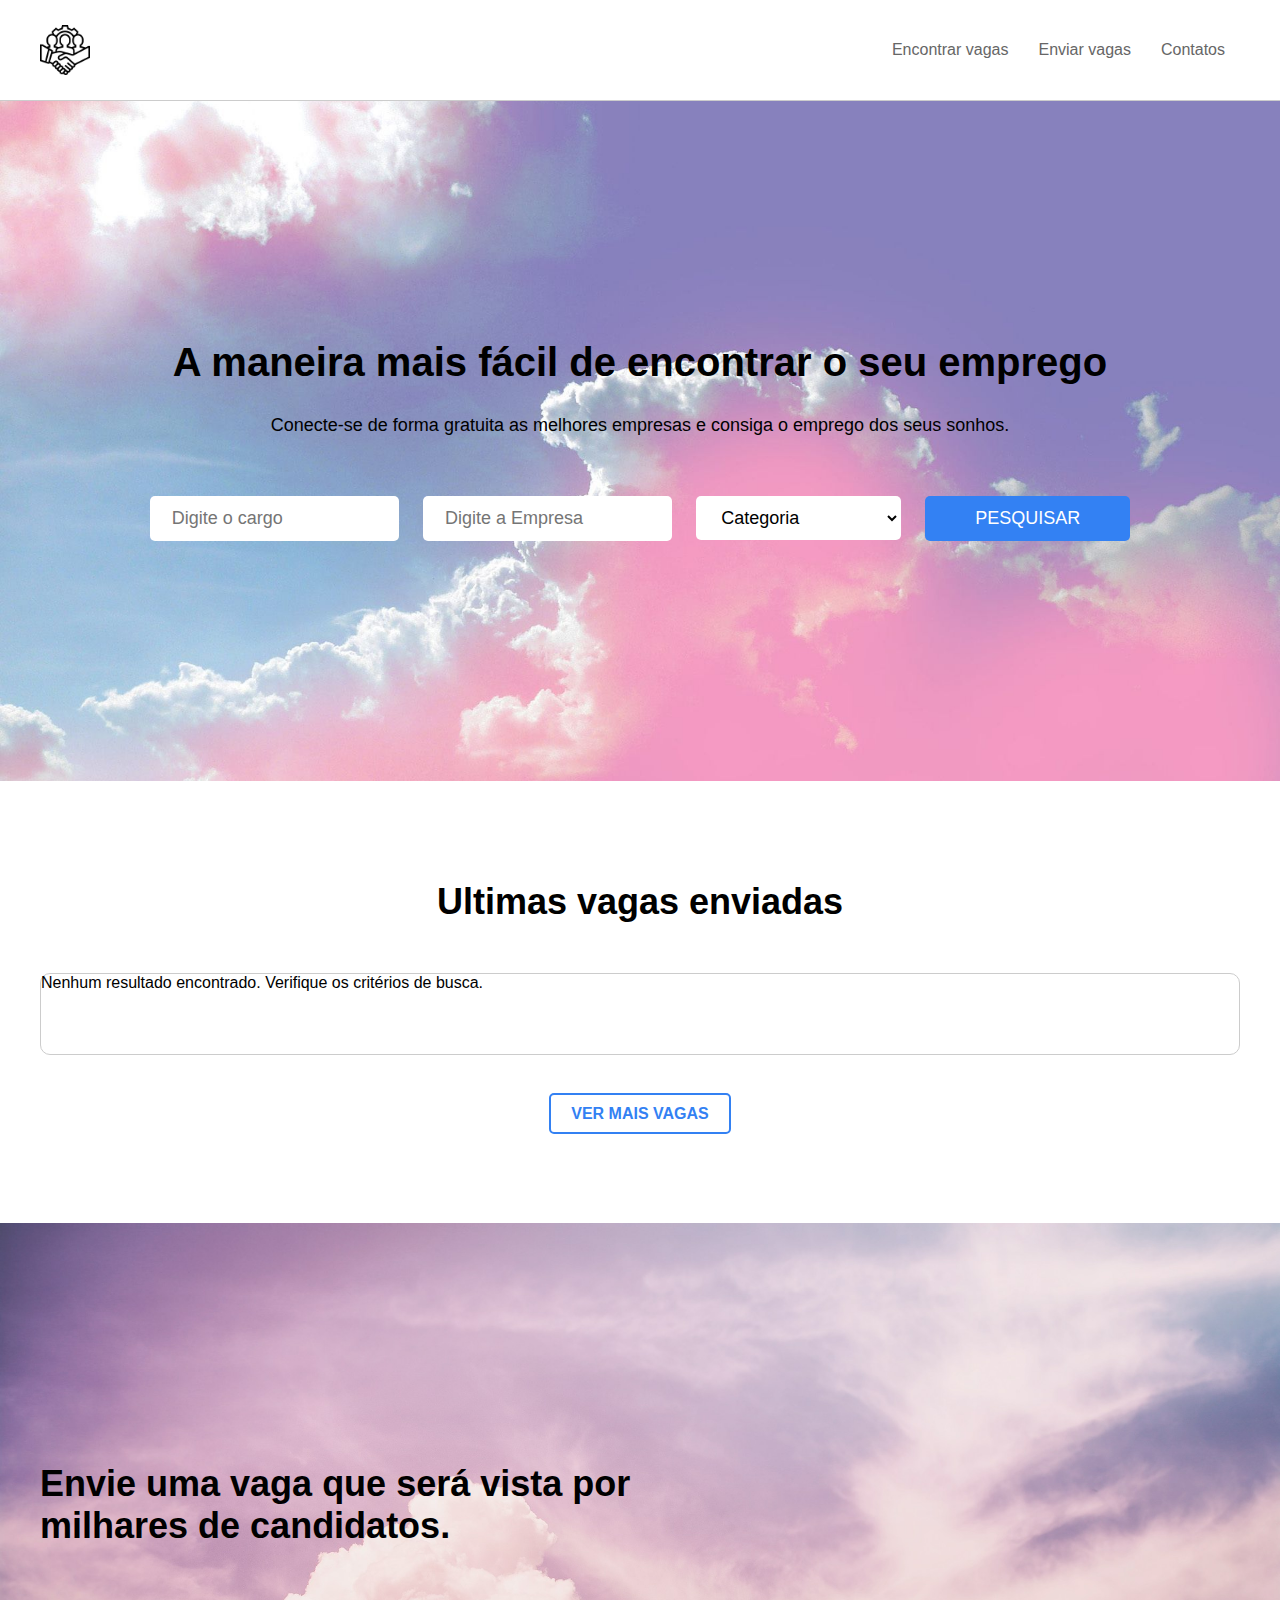
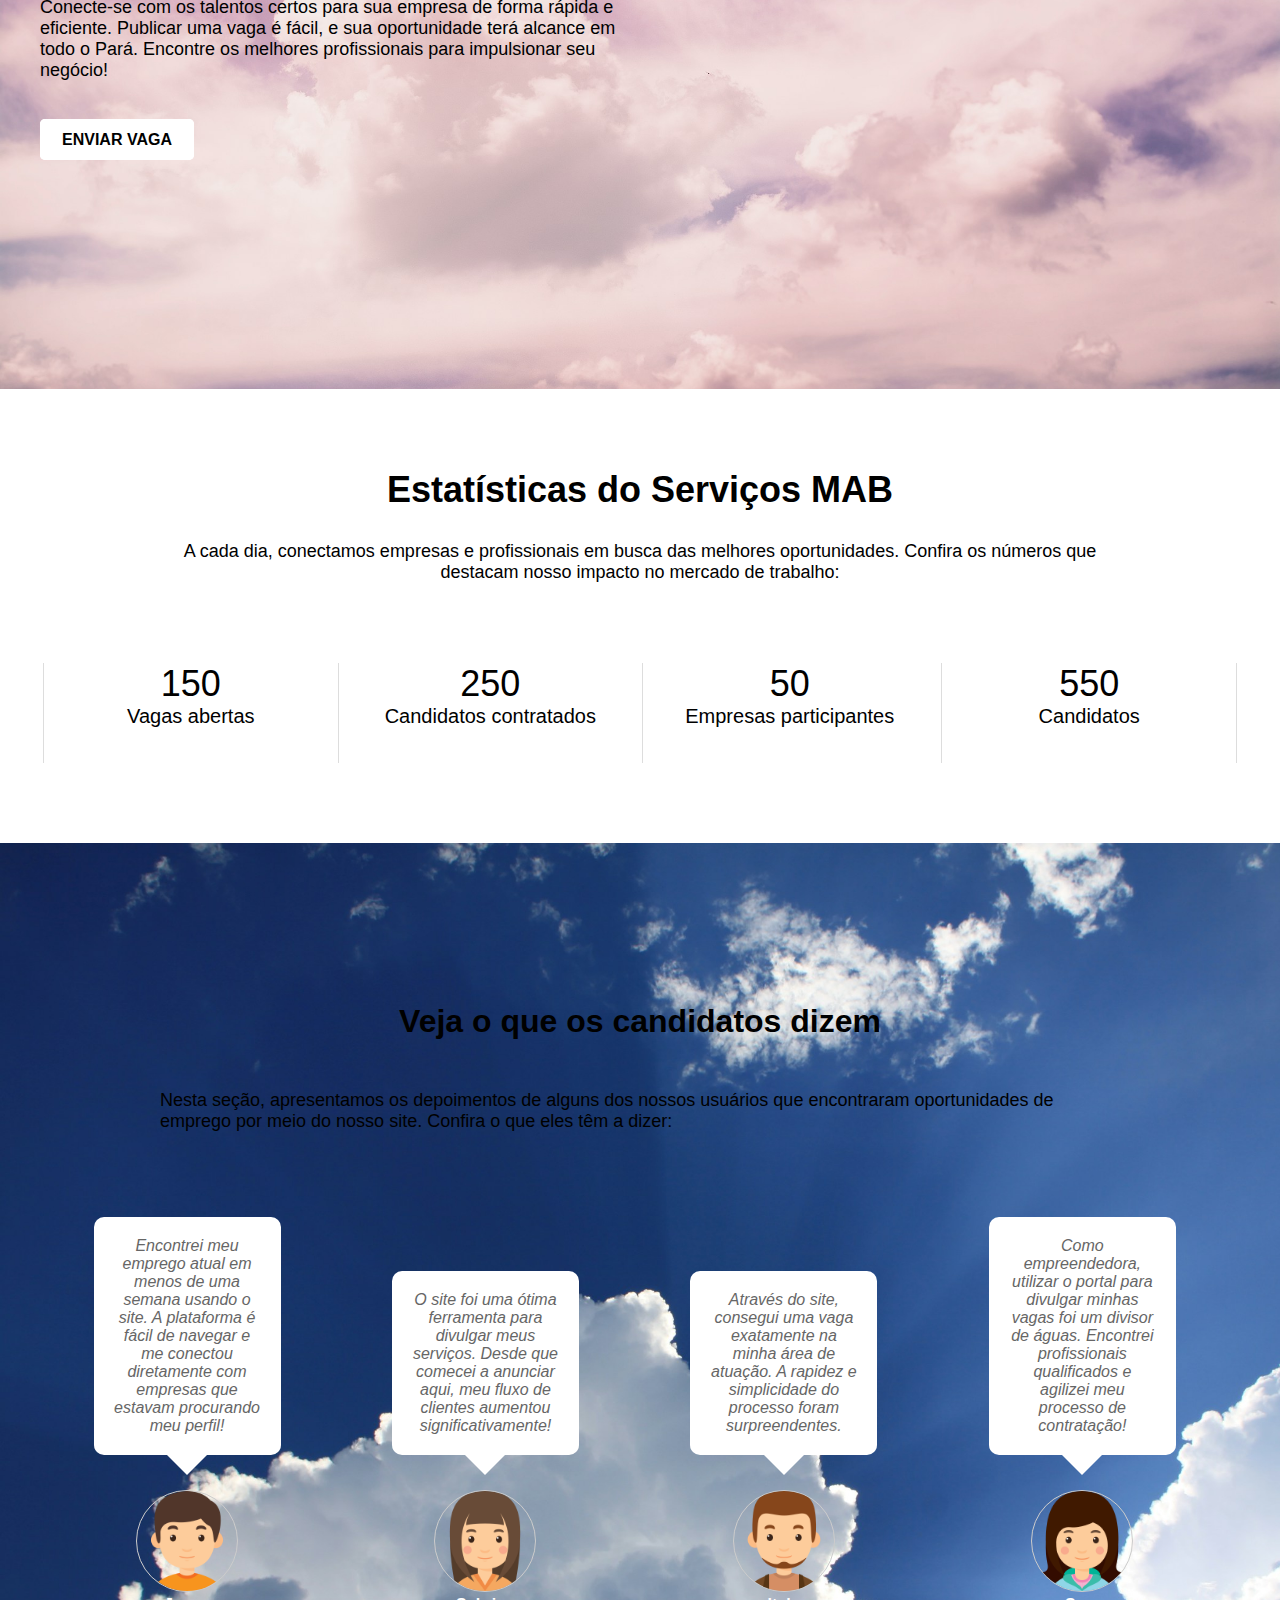
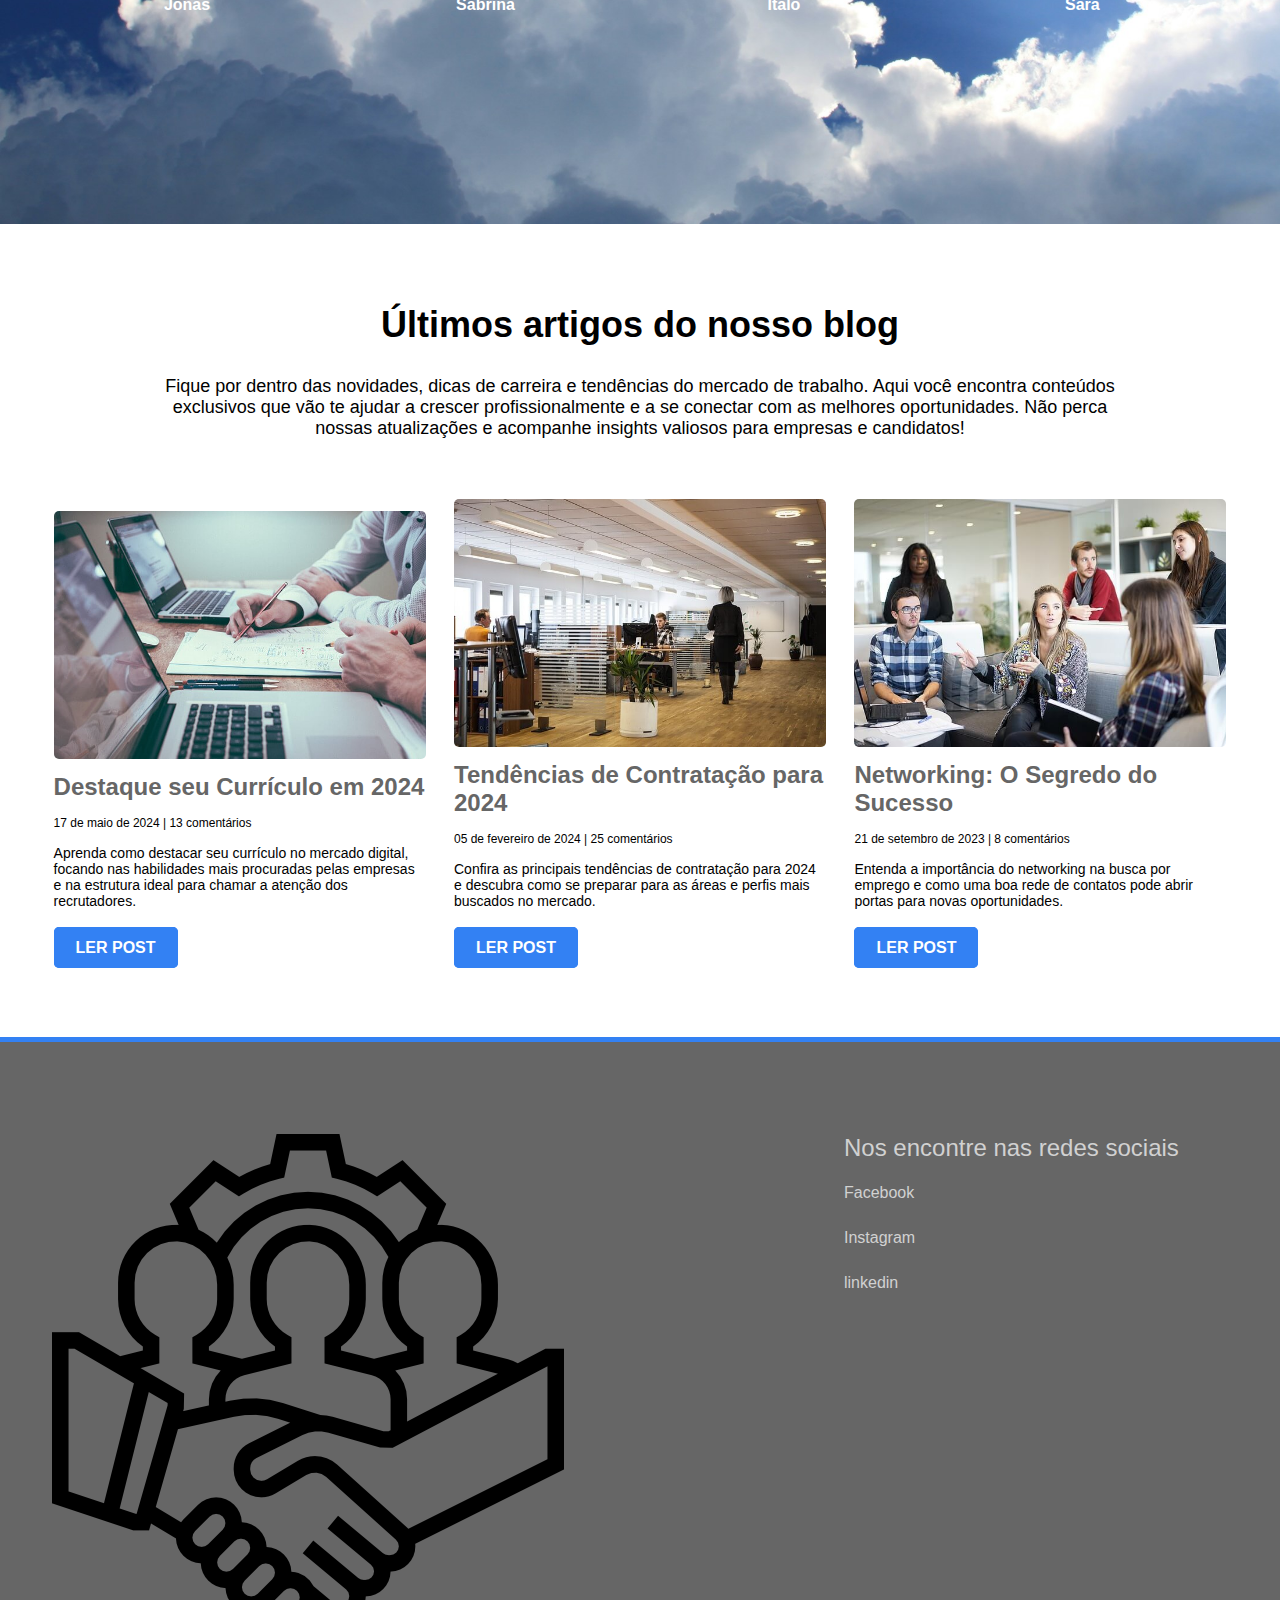
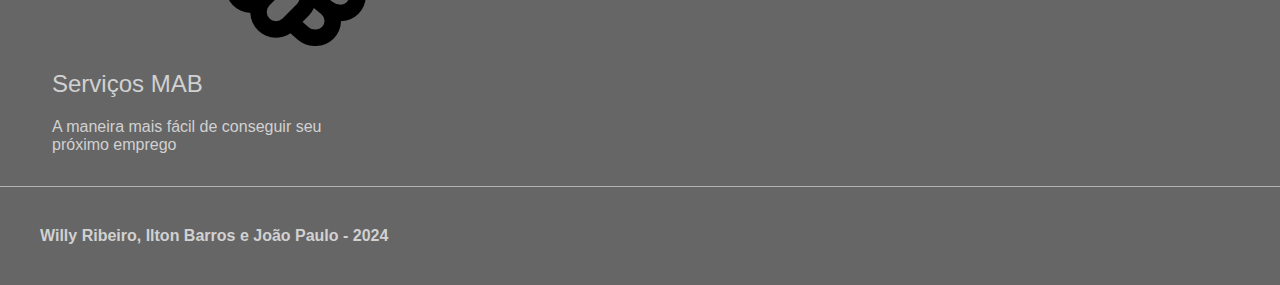
<file: index.html>
<!DOCTYPE html>
<html lang="pt-br">
<head>
    <meta charset="UTF-8">
    <meta name="viewport" content="width=device-width, initial-scale=1.0">
    <link rel="stylesheet" href="style.css">
    <link rel="stylesheet" href="https://cdnjs.cloudflare.com/ajax/libs/font-awesome/6.6.0/css/all.min.css" integrity="sha512-Kc323vGBEqzTmouAECnVceyQqyqdsSiqLQISBL29aUW4U/M7pSPA/gEUZQqv1cwx4OnYxTxve5UMg5GT6L4JJg==" crossorigin="anonymous" referrerpolicy="no-referrer" />
    <title>Serviços MAB</title>
</head>
<body>
    <div class="container">
        <header>
            <nav>
                <div class="nav-container">
                    <a href="index.html">
                        <img src="img/logo.png" id="logo" alt="Serviços MAB">
                    </a>
                    <i class="fas fa-bars btn-menumobile"></i>
                    <ul>
                        <li><a href="ev.html">Encontrar vagas</a></li>
                        <li><a href="sendjobs.html">Enviar vagas</a></li>
                        <li><a href="#">Contatos</a></li>
                    </ul>
                </div>
            </nav>
            <div id="main-banner">
                <div id="search-form">
                    <h1>A maneira mais fácil de encontrar o seu emprego</h1>
                    <p>Conecte-se de forma gratuita as melhores empresas e consiga o emprego dos seus sonhos.</p>
                    <form id="formProcIn">
                        <input type="text" name="serviço" id="job" placeholder="Digite o cargo">
                        <input type="text" name="company" id="company" placeholder="Digite a Empresa">
                        <select name="categorias" id="category">
                            <option value="">Categoria</option>
                            <option value="pj">PJ</option>
                            <option value="clt">CLT</option>
                            <option value="homeoffice">Home Office</option>
                            <option value="estagio">Estágio</option>
                        </select>
                        <input type="submit" value="Pesquisar">
                    </form>
                </div>
            </div>
        </header>
        <main id="lastjobs-container" class="wrapper">
            <h1>Ultimas vagas enviadas</h1>
            <ul id="jobList">
                <li>
                    <a href="#" class="clickarea">
                        <div class="company-box">
                            <img src="img/intelbraslogo.png" alt="logo google">
                            <div class="company-info">
                                <h3>Desenvolvedor web</h3>
                                <p>Intelbras</p>
                            </div>
                        </div>
                        <div class="locality">
                            <i class="fas fa-map-maker-alt"></i>
                            <p>Canaã dos Carajás</p>
                        </div>
                        <div class="job-type">
                            <span class="clt">CLT</span>
                        </div>
                    </a>
                </li>
                <li>
                    <a href="#" class="clickarea">
                        <div class="company-box">
                            <img src="img/bblogo.png" alt="logo IBM">
                            <div class="company-info">
                                <h3>Analista de sistemas</h3>
                                <p>Banco Do Brasil</p>
                            </div>
                        </div>
                        <div class="locality">
                            <i class="fas fa-map-maker-alt"></i>
                            <p>Parauapebas</p>
                        </div>
                        <div class="job-type">
                            <span class="pj">PJ</span>
                        </div>
                    </a>
                </li>
                <li>
                    <a href="#" class="clickarea">
                        <div class="company-box">
                            <img src="img/linkedinlogo.png" alt="logo linkedin">
                            <div class="company-info">
                                <h3>Desenvolvedor Front End</h3>
                                <p>Linkedin</p>
                            </div>
                        </div>
                        <div class="locality">
                            <i class="fas fa-map-maker-alt"></i>
                            <p>Marabá</p>
                        </div>
                        <div class="job-type">
                            <span class="homeoffice">Home Office</span>
                        </div>
                    </a>
                </li>
                <li>
                    <a href="job.html" class="clickarea">
                        <div class="company-box">
                            <img src="img/facebooklogo.png" alt="logo facebook">
                            <div class="company-info">
                                <h3>Desenvolvedor Full Stack</h3>
                                <p>Facebook</p>
                            </div>
                        </div>
                        <div class="locality">
                            <i class="fas fa-map-maker-alt"></i>
                            <p>Marabá</p>
                        </div>
                        <div class="job-type">
                            <span class="homeoffice">Home office</span>
                        </div>
                    </a>
                </li>
            </ul>
            <div class="btnjobs-container">
                <a href="#" class="btn-jobs">Ver mais vagas</a>
            </div>
        </main>
        <section id="sendjobs-container">
            <div id="sendjobs-inner" class="wrapper">
                <h2>Envie uma vaga que será vista por milhares de candidatos.</h2>
                <p>Conecte-se com os talentos certos para sua empresa de forma rápida e eficiente. Publicar uma vaga é fácil, e sua oportunidade terá alcance em todo o Pará. Encontre os melhores profissionais para impulsionar seu negócio!</p>
                <a href="sendjobs.html" class="light-btn">Enviar vaga</a>

            </div>
        </section>
        <section id="status-container" class="wrapper">
            <h2 class="title-center">Estatísticas do Serviços MAB</h2>
            <p class="p-center">A cada dia, conectamos empresas e profissionais em busca das melhores oportunidades. Confira os números que destacam nosso impacto no mercado de trabalho:</p>
            <div>
                <div class="status-box">
                    <span class="status-qtd">150</span>
                    <p class="status-text">Vagas abertas</p>
                </div>
                <div class="status-box">
                    <span class="status-qtd">250</span>
                    <p class="status-text">Candidatos contratados</p>
                </div>
                <div class="status-box">
                    <span class="status-qtd">50</span>
                    <p class="status-text">Empresas participantes</p>
                </div>
                <div class="status-box">
                    <span class="status-qtd">550</span>
                    <p class="status-text">Candidatos</p>
                </div>
            </div>
        </section>
        <section id="testmony-container">
            <div class="wrapper">
                <h2>Veja o que os candidatos dizem</h2>
                <p class="p-center">Nesta seção, apresentamos os depoimentos de alguns dos nossos usuários que encontraram oportunidades de emprego por meio do nosso site. Confira o que eles têm a dizer:</p>
                <div class="testmony-box">
                    <p class="testmony-msg">Encontrei meu emprego atual em menos de uma semana usando o site. A plataforma é fácil de navegar e me conectou diretamente com empresas que estavam procurando meu perfil!</p>
                    <img src="img/avatar1.png" alt="pfp">
                    <p class="testmony-name">Jonas</p>
                </div>
                <div class="testmony-box">
                    <p class="testmony-msg">O site foi uma ótima ferramenta para divulgar meus serviços. Desde que comecei a anunciar aqui, meu fluxo de clientes aumentou significativamente!</p>
                    <img src="img/avatar2.png" alt="pfp">
                    <p class="testmony-name">Sabrina</p>
                </div>
                <div class="testmony-box">
                    <p class="testmony-msg">Através do site, consegui uma vaga exatamente na minha área de atuação. A rapidez e simplicidade do processo foram surpreendentes.</p>
                    <img src="img/avatar3.png" alt="pfp">
                    <p class="testmony-name">Italo</p>
                </div>
                <div class="testmony-box">
                    <p class="testmony-msg">Como empreendedora, utilizar o portal para divulgar minhas vagas foi um divisor de águas. Encontrei profissionais qualificados e agilizei meu processo de contratação!</p>
                    <img src="img/avatar4.png" alt="pfp">
                    <p class="testmony-name">Sara</p>
                </div>
            </div>
        </section>
        <section id="blog-container" class="wrapper">
            <h2 class="title-center">Últimos artigos do nosso blog</h2>
            <p class="p-center">Fique por dentro das novidades, dicas de carreira e tendências do mercado de trabalho. Aqui você encontra conteúdos exclusivos que vão te ajudar a crescer profissionalmente e a se conectar com as melhores oportunidades. Não perca nossas atualizações e acompanhe insights valiosos para empresas e candidatos!</p>
            <div class="article-box">
                <img src="img/blog1.jpg" alt="fundo blog">
                <h4><a href="#">Destaque seu Currículo em 2024</a></h4>
                <p class="article-date">17 de maio de 2024 | 13 comentários</p>
                <p class="article-resume">Aprenda como destacar seu currículo no mercado digital, focando nas habilidades mais procuradas pelas empresas e na estrutura ideal para chamar a atenção dos recrutadores.</p>
                <a href="#" class="article-btn light-btn">Ler post</a>
            </div>
            <div class="article-box">
                <img src="img/blog2.jpg" alt="fundo blog">
                <h4><a href="#">Tendências de Contratação para 2024</a></h4>
                <p class="article-date">05 de fevereiro de 2024 | 25 comentários</p>
                <p class="article-resume">Confira as principais tendências de contratação para 2024 e descubra como se preparar para as áreas e perfis mais buscados no mercado.</p>
                <a href="#" class="article-btn light-btn">Ler post</a>
            </div>
            <div class="article-box">
                <img src="img/blog3.jpg" alt="fundo blog">
                <h4><a href="#">Networking: O Segredo do Sucesso</a></h4>
                <p class="article-date">21 de setembro de 2023 | 8 comentários</p>
                <p class="article-resume">Entenda a importância do networking na busca por emprego e como uma boa rede de contatos pode abrir portas para novas oportunidades.</p>
                <a href="#" class="article-btn light-btn">Ler post</a>
            </div>
        </section>
        <footer>
            <div class="wrapper">
                <div class="footer-box">
                    <div class="company-footer">
                        <img src="img/logo.png" alt="logo Serviços MAB">
                        <h2>Serviços MAB</h2>
                        <p>A maneira mais fácil de conseguir seu próximo emprego</p>
                    </div>
                </div>
                <div class="footer-box"></div>
                <div class="footer-box">
                    <h2>Nos encontre nas redes sociais</h2>
                    <ul class="footer-list">
                        <li>
                            <a href="#">
                                <i class="fab fa-facebook-square"></i>
                                <span>Facebook</span>
                            </a>
                        </li>
                        <li>
                            <a href="#">
                                <i class="fab fa-instagram-square"></i>
                                <span>Instagram</span>
                            </a>
                        </li>
                        <li>
                            <a href="#">
                                <i class="fab fa-linkedin"></i>
                                <span>linkedin</span>
                            </a>
                        </li>
                    </ul>
                </div>
            </div>  
            <div class="footer-bottom">
                <div class="wrapper">
                    <p>Willy Ribeiro, Ilton Barros e João Paulo - 2024</p>
                </div>
            </div>          
        </footer>
    </div>
    <script src="js/scriptsIndex.js"></script>
</body>
</html>
</file>
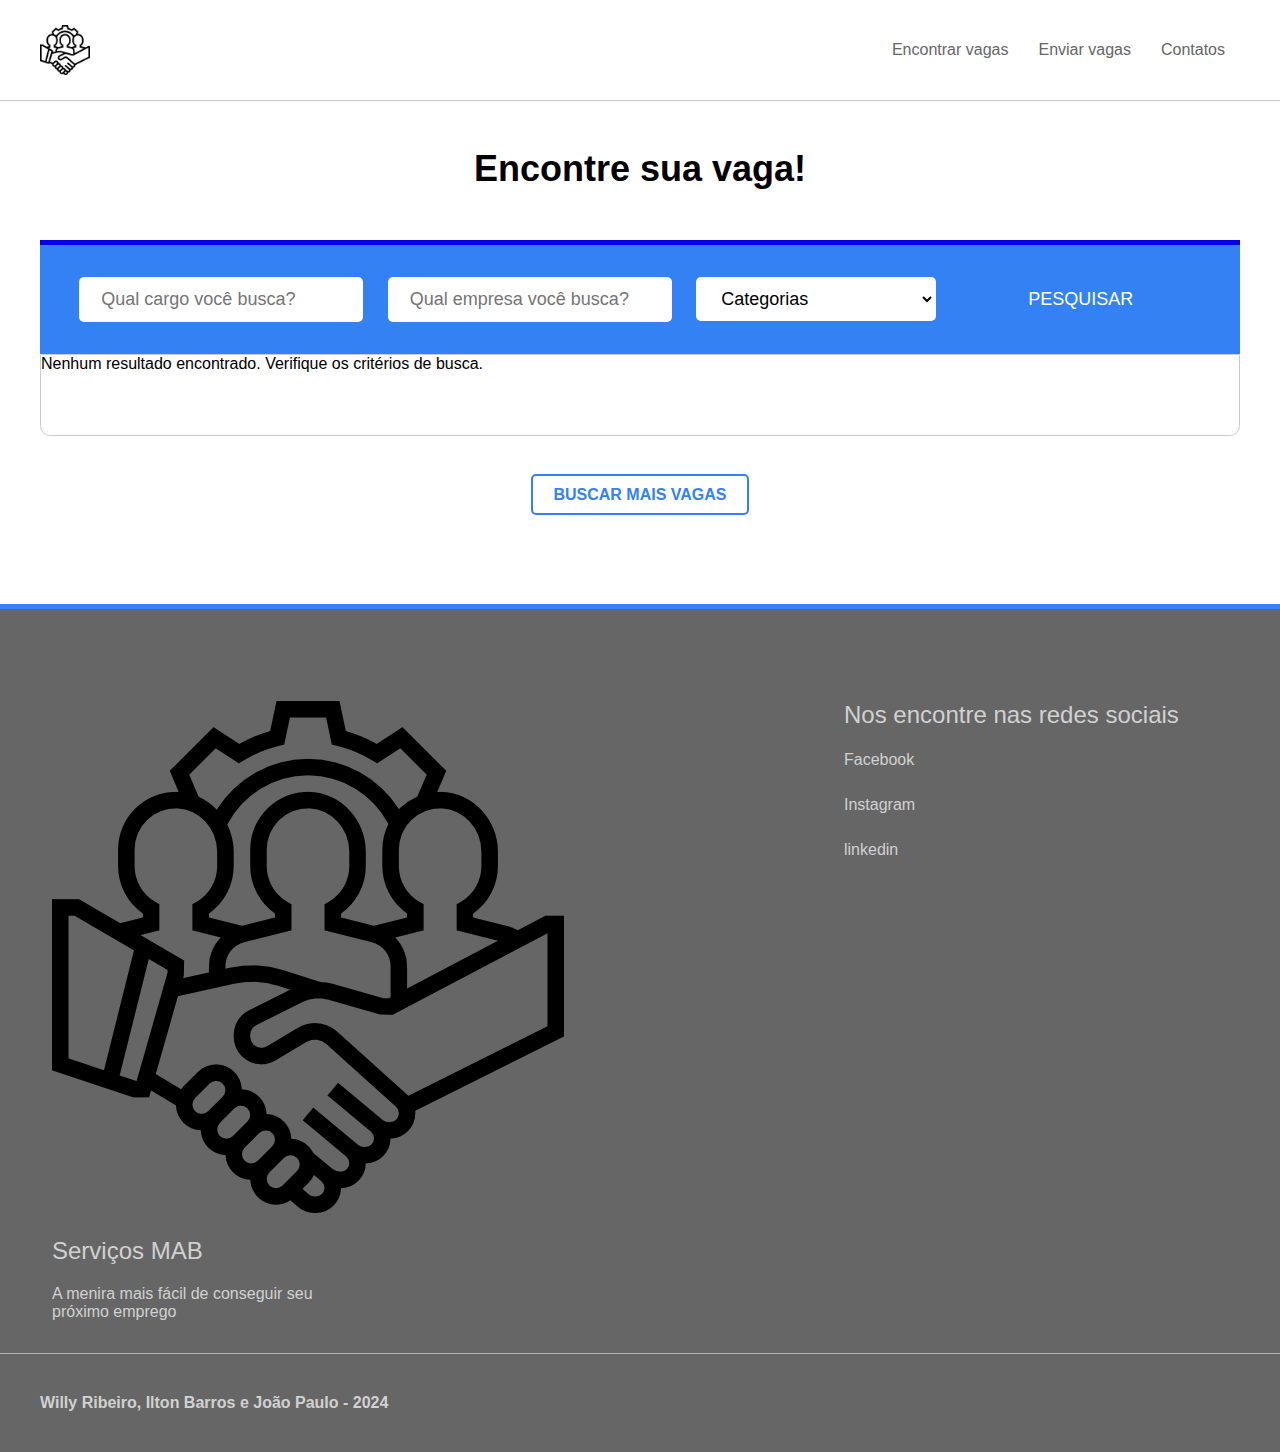
<file: ev.html>
<!DOCTYPE html>
<html lang="pt-br">
<head>
    <meta charset="UTF-8">
    <meta name="viewport" content="width=device-width, initial-scale=1.0">
    <link rel="stylesheet" href="style.css">
    <link rel="stylesheet" href="https://cdnjs.cloudflare.com/ajax/libs/font-awesome/6.6.0/css/all.min.css" integrity="sha512-Kc323vGBEqzTmouAECnVceyQqyqdsSiqLQISBL29aUW4U/M7pSPA/gEUZQqv1cwx4OnYxTxve5UMg5GT6L4JJg==" crossorigin="anonymous" referrerpolicy="no-referrer" />
    <title>Serviços MAB</title>
</head>
<body>
    <div class="container" id="buscarvaga">
        <header>
            <nav>
                <div class="nav-container">
                    <a href="index.html">
                        <img src="img/logo.png" id="logo" alt="Serviços MAB">
                    </a>
                    <i class="fas fa-bars btn-menumobile"></i>
                    <ul>
                        <li><a href="ev.html">Encontrar vagas</a></li>
                        <li><a href="sendjobs.html">Enviar vagas</a></li>
                        <li><a href="#">Contatos</a></li>
                    </ul>
                </div>
            </nav>
        </header>
        <main id="lastjobs-container" class="wrapper">
            <h1>Encontre sua vaga!</h1>
            <div id="job-filter">
                <div id="search-form">
                    <form id="formProc">
                        <input type="text" name="job" id="job" placeholder="Qual cargo você busca?">
                        <input type="text" name="company" id="company" placeholder="Qual empresa você busca?">
                        <select name="Category" id="category">
                            <option value="">Categorias</option>
                            <option value="pj">PJ</option>
                            <option value="clt">CLT</option>
                            <option value="homeoffice">Home Office</option>
                            <option value="estagio">Estágio</option>
                        </select>
                        <input type="submit" value="Pesquisar">
                    </form>
                </div>
            </div>
            <ul id="vagasbuscadas">
                <li>
                    <a href="job.html" class="clickarea">
                        <div class="company-box">
                            <img src="img/intelbraslogo.png" alt="logo intelbras">
                            <div class="company-info">
                                <h3>Desenvolvedor web</h3>
                                <p>Intelbras</p>
                            </div>
                        </div>
                        <div class="locality">
                            <i class="fas fa-map-maker-alt"></i>
                            <p>Canaã dos Carajás</p>
                        </div>
                        <div class="job-type">
                            <span class="clt">CLT</span>
                        </div>
                    </a>
                </li>
                <li>
                    <a href="job.html" class="clickarea">
                        <div class="company-box">
                            <img src="img/bblogo.png" alt="logo banco do brasil">
                            <div class="company-info">
                                <h3>Analista de sistemas</h3>
                                <p>Banco Do Brasil</p>
                            </div>
                        </div>
                        <div class="locality">
                            <i class="fas fa-map-maker-alt"></i>
                            <p>Parauapebas</p>
                        </div>
                        <div class="job-type">
                            <span class="pj">PJ</span>
                        </div>
                    </a>
                </li>
                <li>
                    <a href="job.html" class="clickarea">
                        <div class="company-box">
                            <img src="img/linkedinlogo.png" alt="logo linkedin">
                            <div class="company-info">
                                <h3>Desenvolvedor Front End</h3>
                                <p>Linkedin</p>
                            </div>
                        </div>
                        <div class="locality">
                            <i class="fas fa-map-maker-alt"></i>
                            <p>Marabá</p>
                        </div>
                        <div class="job-type">
                            <span class="homeoffice">Home Office</span>
                        </div>
                    </a>
                </li>
                <li>
                    <a href="job.html" class="clickarea">
                        <div class="company-box">
                            <img src="img/facebooklogo.png" alt="logo facebook">
                            <div class="company-info">
                                <h3>Desenvolvedor Full Stack</h3>
                                <p>Facebook</p>
                            </div>
                        </div>
                        <div class="locality">
                            <i class="fas fa-map-maker-alt"></i>
                            <p>Marabá</p>
                        </div>
                        <div class="job-type">
                            <span class="homeoffice">Home office</span>
                        </div>
                    </a>
                </li>
            </ul>
            <div class="btnjobs-container">
                <a href="#" class="btn-jobs">Buscar mais vagas</a>
            </div>
        </main>
        <footer>
            <div class="wrapper">
                <div class="footer-box">
                    <div class="company-footer">
                        <img src="img/logo.png" alt="logo Serviços MAB">
                        <h2>Serviços MAB</h2>
                        <p>A menira mais fácil de conseguir seu próximo emprego</p>
                    </div>
                </div>
                <div class="footer-box"></div>
                <div class="footer-box">
                    <h2>Nos encontre nas redes sociais</h2>
                    <ul class="footer-list">
                        <li>
                            <a href="#">
                                <i class="fab fa-facebook-square"></i>
                                <span>Facebook</span>
                            </a>
                        </li>
                        <li>
                            <a href="#">
                                <i class="fab fa-instagram-square"></i>
                                <span>Instagram</span>
                            </a>
                        </li>
                        <li>
                            <a href="#">
                                <i class="fab fa-linkedin"></i>
                                <span>linkedin</span>
                            </a>
                        </li>
                    </ul>
                </div>
            </div>  
            <div class="footer-bottom">
                <div class="wrapper">
                    <p>Willy Ribeiro, Ilton Barros e João Paulo - 2024</p>
                </div>
            </div>          
        </footer>
    </div>
    <script src="js/scriptsEv.js"></script>
</body>
</html>
</file>
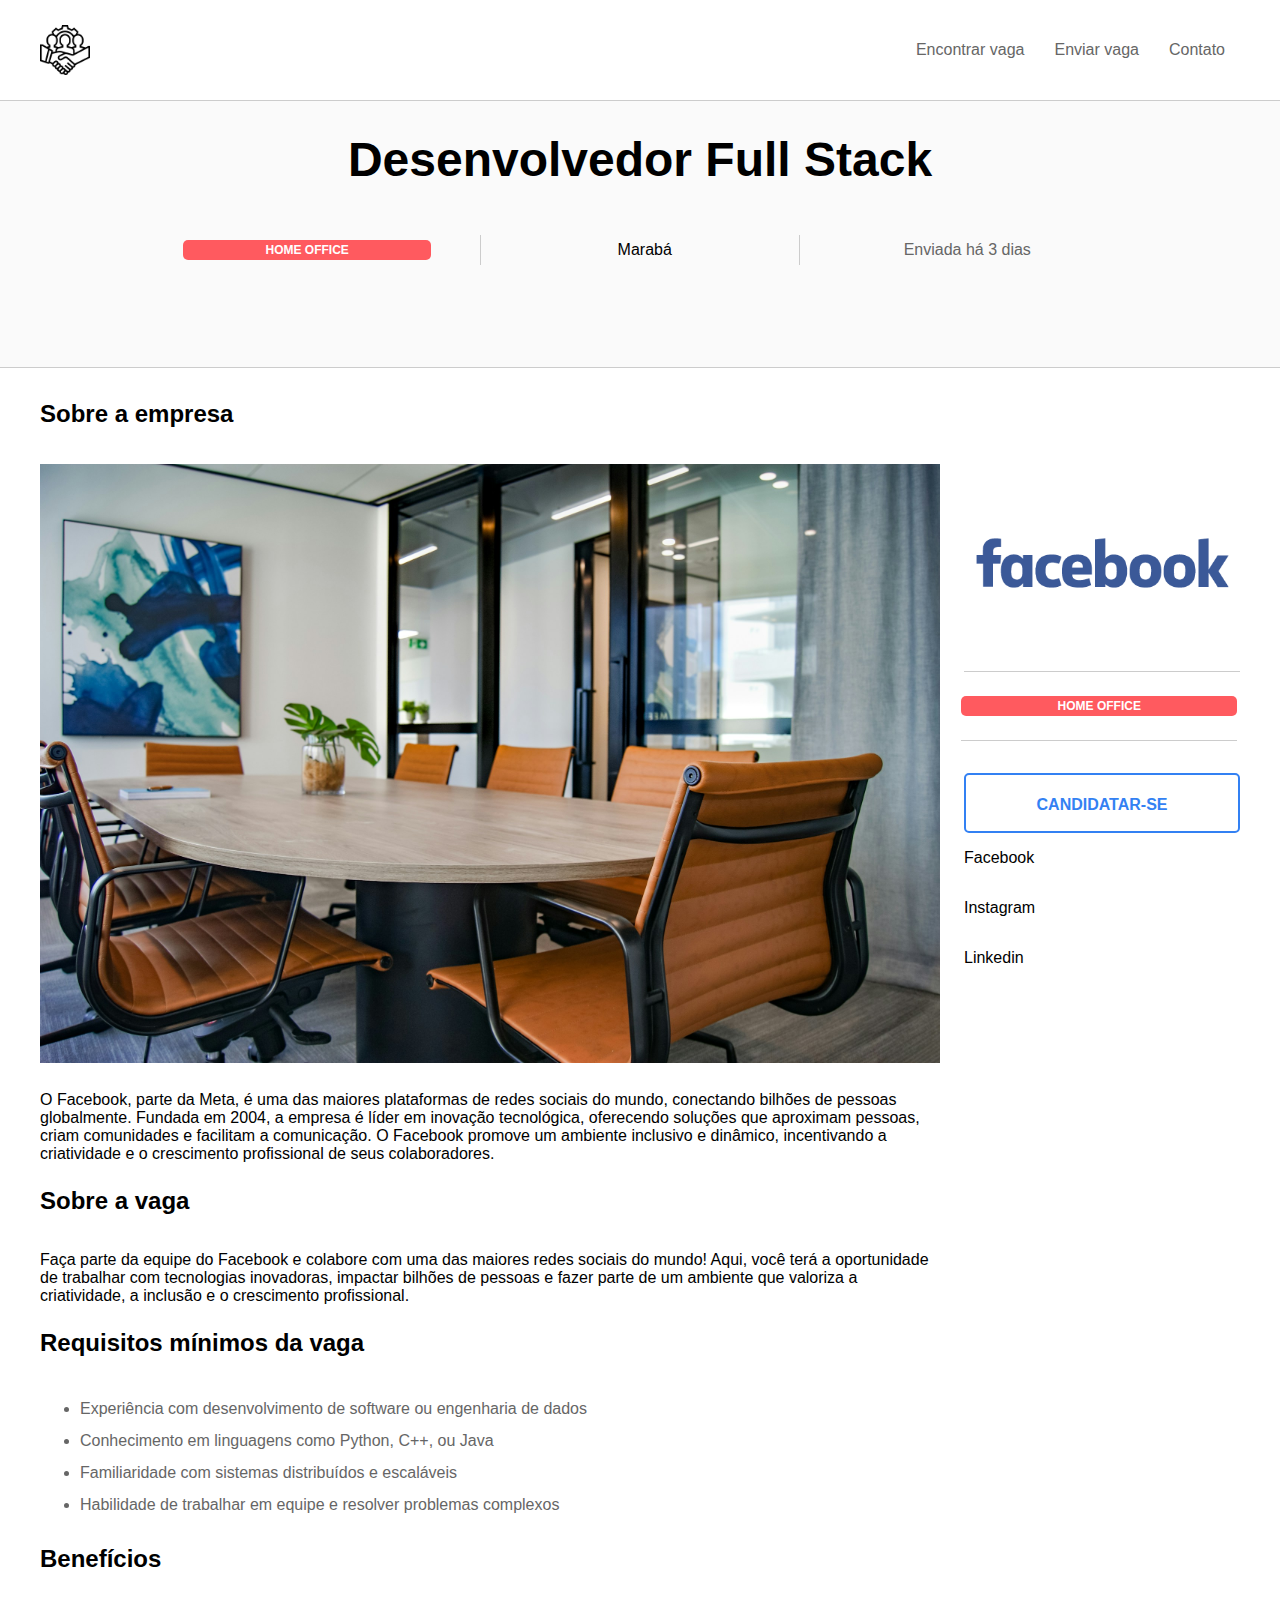
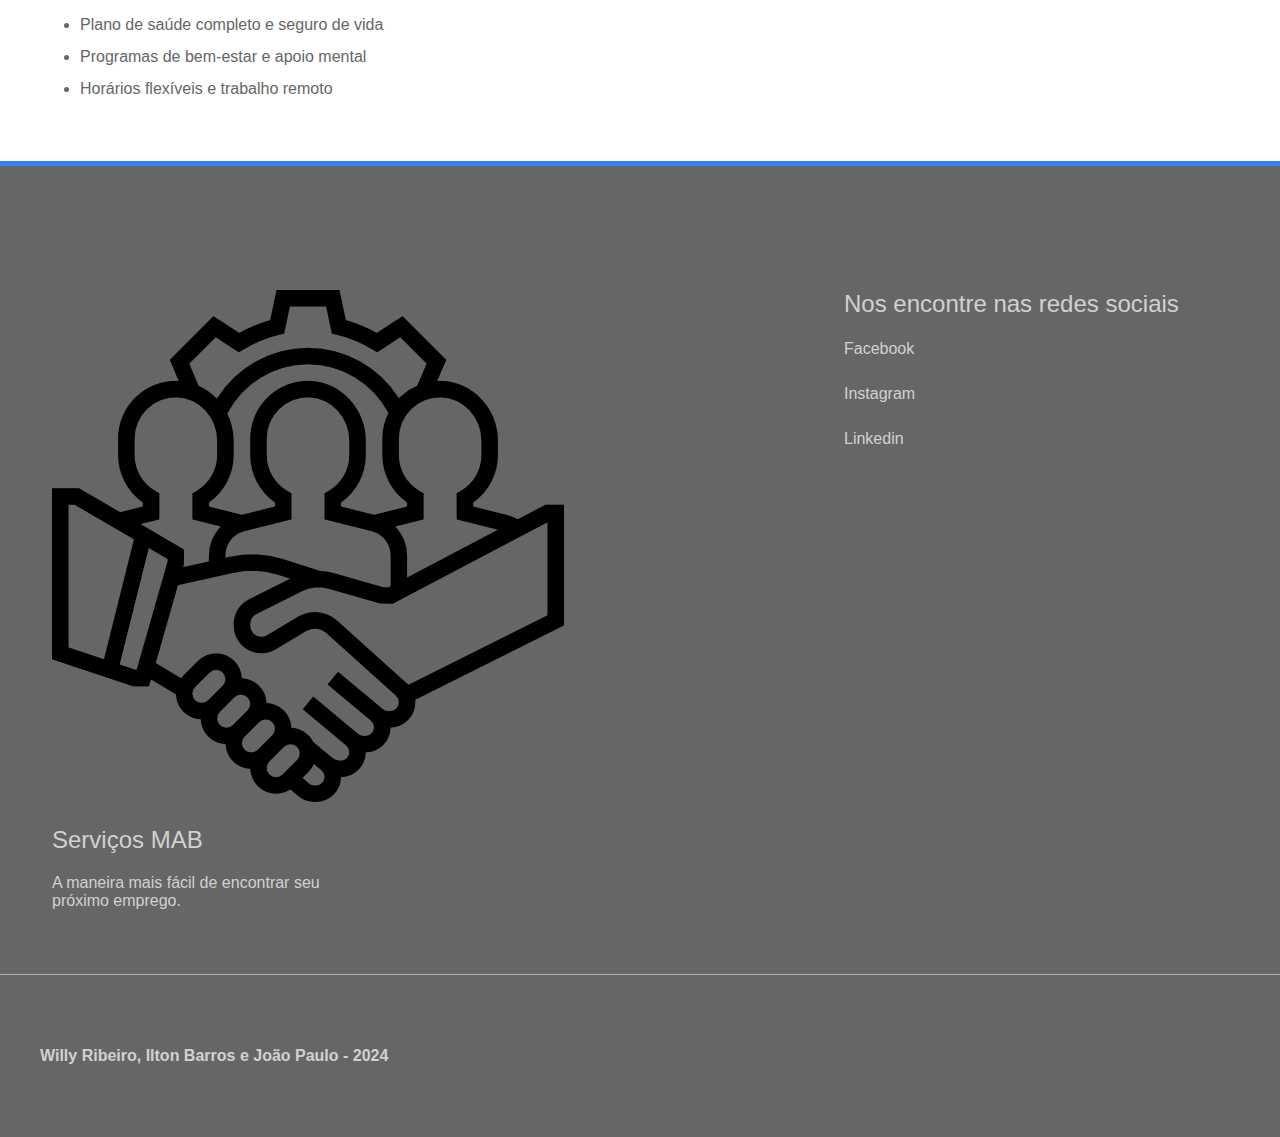
<file: job.html>
<!DOCTYPE html>
<html lang="pt-br">
<head>
    <meta charset="UTF-8">
    <meta name="viewport" content="width=device-width, initial-scale=1.0">
    <link rel="stylesheet" href="style.css">
    <link rel="stylesheet" href="https://cdnjs.cloudflare.com/ajax/libs/font-awesome/6.6.0/css/all.min.css" integrity="sha512-Kc323vGBEqzTmouAECnVceyQqyqdsSiqLQISBL29aUW4U/M7pSPA/gEUZQqv1cwx4OnYxTxve5UMg5GT6L4JJg==" crossorigin="anonymous" referrerpolicy="no-referrer" />
    <title>Serviços MAB</title>
</head>
<body>
	<div class="container" id="jobpage">
		<header>
			<nav>
				<div class="nav-container">
			        <a href="index.html">
			            <img id="logo" src="img/logo.png" alt="JobFinder">
			        </a>
					<i class="fas fa-bars btn-menumobile"></i>
					<ul>
						<li><a href="findjobs.html">Encontrar vaga</a></li>
						<li><a href="sendjobs.html">Enviar vaga</a></li>
						<li><a href="#">Contato</a></li>
					</ul>
				</div>
			</nav>
		</header>
		<div id="job-header">
			<h1>Desenvolvedor Full Stack</h1>
			<div id="job-info">
				<div class="job-type">
				  <span class="homeoffice">home office</span>
				</div>
				<div class="locality">
					<i class="fas fa-map-marker-alt"></i>
					<p>Marabá</p>
				</div>
				<div class="date">
					<i class="far fa-calendar-alt"></i>
					<p>Enviada há 3 dias</p>
				</div>
			</div>
		</div>
		<div class="wrapper">
			<main id="job-container">
			    <div id="about-company-contaienr">
			    	<h2 class="page-title">Sobre a empresa</h1>
			    	<img src="img/s-o-c-i-a-l-c-u-t-1RT4txDDAbM-unsplash.jpg" id="company-img" alt="Como é o Google">
			    	<p class="description">O Facebook, parte da Meta, é uma das maiores plataformas de redes sociais do mundo, conectando bilhões de pessoas globalmente. Fundada em 2004, a empresa é líder em inovação tecnológica, oferecendo soluções que aproximam pessoas, criam comunidades e facilitam a comunicação. O Facebook promove um ambiente inclusivo e dinâmico, incentivando a criatividade e o crescimento profissional de seus colaboradores.</p>
			    </div>
			    <div id="about-job-container">
			    	<h2 class="page-title">Sobre a vaga</h2>
			    	<p class="description">Faça parte da equipe do Facebook e colabore com uma das maiores redes sociais do mundo! Aqui, você terá a oportunidade de trabalhar com tecnologias inovadoras, impactar bilhões de pessoas e fazer parte de um ambiente que valoriza a criatividade, a inclusão e o crescimento profissional.</p>
			    </div>
			    <div id="min-requirements-container">
			    	<h2 class="page-title">Requisitos mínimos da vaga</h2>
			    	<ul class="jobpage-list">
			    		<li>Experiência com desenvolvimento de software ou engenharia de dados</li>
			    		<li>Conhecimento em linguagens como Python, C++, ou Java</li>
			    		<li>Familiaridade com sistemas distribuídos e escaláveis</li>
			    		<li>Habilidade de trabalhar em equipe e resolver problemas complexos</li>
			    	</ul>
			    </div>
			    <div id="job-benefits-container">
			    	<h2 class="page-title">Benefícios</h2>
			    	<ul class="jobpage-list">
			    		<li>Plano de saúde completo e seguro de vida</li>
			    		<li>Programas de bem-estar e apoio mental</li>
			    		<li>Horários flexíveis e trabalho remoto</li>
			    	</ul>
			    </div>
		    </main>

		    <aside id="companyinfo-container">
		      <img src="img/facebooklogo.png" alt="Google logo">
		      <div class="job-type">
		        <span class="homeoffice">home office</span>
		      </div>
		      <a id="apply-btn" href="#">Candidatar-se</a>
		      <div class="companysocial-container">
		        <ul id="job-social-list">
		          <li>
		            <a href="#">
		              <i class="fab fa-facebook-square"></i>
		              <span>Facebook</span>
		            </a>
		          </li>
		          <li>
		            <a href="#">
		              <i class="fab fa-instagram"></i>
		              <span>Instagram</span>
		            </a>
		          </li>
		          <li>
		            <a href="#">
		              <i class="fab fa-linkedin"></i>
		              <span>Linkedin</span>
		            </a>
		          </li>
		        </ul>
		      </div>
		    </aside>
		</div>
		<footer>
			<div class="wrapper">
				<div class="footer-box">
					<div class="company-footer">
						<img src="img/logo.png">
						<h2>Serviços MAB</h2>
						<p>A maneira mais fácil de encontrar seu próximo emprego.</p>
					</div>
				</div>
				<div class="footer-box"></div>
				<div class="footer-box">
					<h2>Nos encontre nas redes sociais</h2>
					<ul class="footer-list">
						<li>
							<a href="#">
								<i class="fab fa-facebook-square"></i>
								<span>Facebook</span>
							</a>
						</li>
						<li>
							<a href="#">
								<i class="fab fa-instagram"></i>
								<span>Instagram</span>
							</a>
						</li>
						<li>
							<a href="#">
								<i class="fab fa-linkedin"></i>
								<span>Linkedin</span>
							</a>
						</li>
					</ul>
				</div>
			</div>
			<div class="footer-bottom">
				<div class="wrapper">
					<p>Willy Ribeiro, Ilton Barros e João Paulo - 2024</p>
				</div>
			</div>
		</footer>
	</div>
</body>
<script src="js/scripts.js"></script>
</html>
</file>
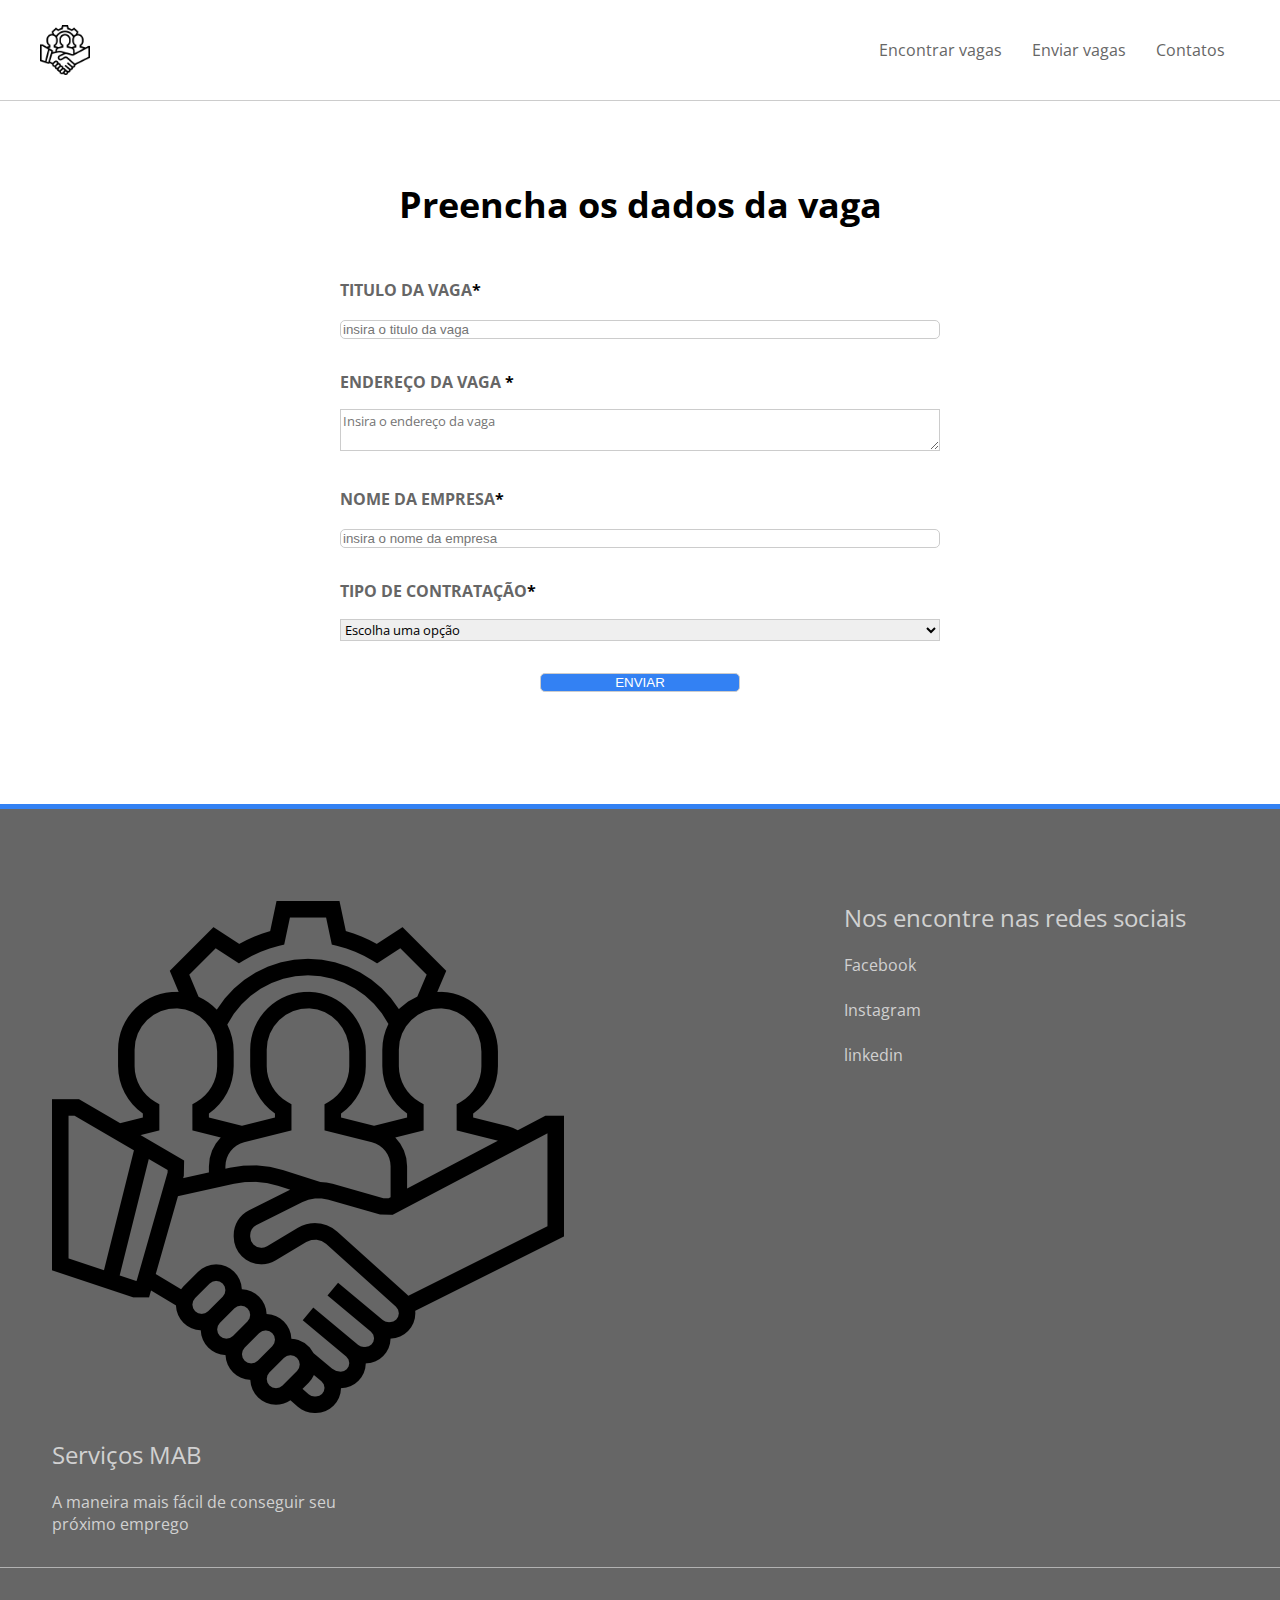
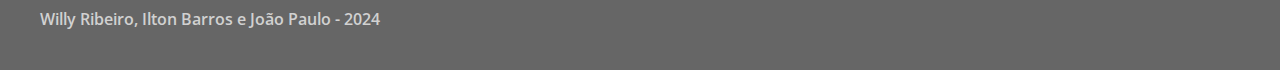
<file: sendjobs.html>
<!DOCTYPE html>
<html lang="pt-br">
<head>
    <meta charset="UTF-8">
    <meta name="viewport" content="width=device-width, initial-scale=1.0">
    <link rel="stylesheet" href="style.css">
    <link rel="stylesheet" href="https://cdnjs.cloudflare.com/ajax/libs/font-awesome/6.6.0/css/all.min.css" integrity="sha512-Kc323vGBEqzTmouAECnVceyQqyqdsSiqLQISBL29aUW4U/M7pSPA/gEUZQqv1cwx4OnYxTxve5UMg5GT6L4JJg==" crossorigin="anonymous" referrerpolicy="no-referrer" />
    <link href="https://fonts.googleapis.com/css2?family=Open+Sans:wght@400;700&display=swap" rel="stylesheet">
    <title>Serviços MAB</title>
</head>
<body>
    <div class="container" id="sendjobs">
        <header>
            <nav>
                <div class="nav-container">
                    <a href="index.html">
                        <img src="img/logo.png" id="logo" alt="Serviços MAB">
                    </a>
                    <i class="fas fa-bars btn-menumobile"></i>
                    <ul>
                        <li><a href="ev.html">Encontrar vagas</a></li>
                        <li><a href="sendjobs.html">Enviar vagas</a></li>
                        <li><a href="#">Contatos</a></li>
                    </ul>
                </div>
            </nav>
        </header>
        <main id="sendjobs-container" class="wrapper">
            <h1>Preencha os dados da vaga</h1>
            <form action="" id="formSend">
                <div class="input-box">
                    <label>Titulo da vaga<span class="required">*</span></label>
                    <input type="text" name="jobtitle" id="jobtitle" placeholder="insira o titulo da vaga">
                </div>
                <div class="input-box">
                    <label>Endereço da vaga <span class="required">*</span></label>
                    <textarea name="Description" id="locality" placeholder="Insira o endereço da vaga"></textarea>
                </div>
                <div class="input-box">
                    <label>Nome da empresa<span class="required">*</span></label>
                    <input type="text" name="company" id="company" placeholder="insira o nome da empresa">
                </div>
                <div class="input-box">
                    <label>Tipo de contratação<span class="required">*</span></label>
                    <select name="jobtype" id="jobtype">
                        <option value="">Escolha uma opção</option>
                        <option value="pj">PJ</option>
                        <option value="clt">CLT</option>
                        <option value="homeoffice">Home Office</option>
                        <option value="estagio">Estágio</option>
                    </select>
                </div>
                <div class="input-box">
                    <input type="submit" value="Enviar">
                </div>
            </form>
        </main>
        <footer>
            <div class="wrapper">
                <div class="footer-box">
                    <div class="company-footer">
                        <img src="img/logo.png" alt="logo Serviços MAB">
                        <h2>Serviços MAB</h2>
                        <p>A maneira mais fácil de conseguir seu próximo emprego</p>
                    </div>
                </div>
                <div class="footer-box"></div>
                <div class="footer-box">
                    <h2>Nos encontre nas redes sociais</h2>
                    <ul class="footer-list">
                        <li>
                            <a href="#">
                                <i class="fab fa-facebook-square"></i>
                                <span>Facebook</span>
                            </a>
                        </li>
                        <li>
                            <a href="#">
                                <i class="fab fa-instagram-square"></i>
                                <span>Instagram</span>
                            </a>
                        </li>
                        <li>
                            <a href="#">
                                <i class="fab fa-linkedin"></i>
                                <span>linkedin</span>
                            </a>
                        </li>
                    </ul>
                </div>
            </div>  
            <div class="footer-bottom">
                <div class="wrapper">
                    <p>Willy Ribeiro, Ilton Barros e João Paulo - 2024</p>
                </div>
            </div>          
        </footer>
    </div>
    <script src="js/scriptsSendjobs.js"></script>
</body>
</html>
</file>
<file: style.css>
html{
    font-family: 'Open Sans', sans-serif;
}

body{
    margin: 0;
}

h1, h2, h3, h4, h5, p, span{
    margin: 0;
    color: black;
}

.container{
    max-width: 1920px;
    width: 100%;
    position: relative;
    margin: 0 auto;
}

/* header */
header{
    position: relative;
    top: 0;
    height: auto;
    width: 100%;
}

/* hide on desktop */
.nav-container .btn-menumobile{
    display: none;
}

/* navbar */
nav{
    position: fixed;
    top: 0;
    height: 100px;
    width: 100%;
    z-index: 1;
    background-color: #fff;
    border-bottom: 1px solid #ccc;
}

nav:after{
    clear: both;
    content: "";
    display: block;
}

.nav-container{
    max-width: 1200px;
    position: relative;
    margin: 0 auto;
}

#logo{
    width: 50px;
    height: 50px;
    margin-top: 25px;
}

.nav-container ul{
    float: right;
    height: 100px;
    line-height: 100px;
    margin: 0;
}

.nav-container li{
    list-style: none;
    float: left;
    margin: 0 15px;
}

.nav-container li a{
    text-decoration: none;
    color: #666;
    transition: .5s;
}

.nav-container li a:hover{
    color: #3381f3;
}

/* banner */
#main-banner{
    background: url(img/626893.jpg) no-repeat;
    background-size: cover;
    background-position: 0 55%;
    position: relative;
    margin-top: 100px;
}

#search-form{
    position: relative;
    width: 80%;
    margin: 0 auto;
    padding-top: 15em;
    padding-bottom: 15em;
    text-align: center;
}

#search-form h1{
    font-size: 40px;
}

#search-form p{
    margin-top: 30px;
    margin-bottom: 60px;
    font-size: 18px;
    font-weight: 300;
}

#search-form input, #search-form select{
    background-color: #fff;
    border-radius: 5px;
    border-color: transparent;
    padding: 10px 20px;
    font-size: 18px;
    margin: 0 10px;
}

#search-form input[type=submit], #sendjobs input[type=submit] {
    background-color: #3381f3;
    text-transform: uppercase;
    color: #fff;
    cursor: pointer;
    transition: .5s;
}

#search-form input[type=submit]:hover, #senjobs input[type=submit] {
    background-color: #2b79eb;
}

/* seção de ultimos empregos */
#lastjobs-container{
    text-align: center;
    padding: 100px 0;
}

.wrapper{
    max-width: 1200px;
    position: relative;
    margin: 0 auto;
}

#lastjobs-container h1{
    font-size: 36px;
    margin-bottom: 50px;
}

#lastjobs-container ul{
    padding: 0;
    border: 1px solid #ccc;
    border-radius: 10px;
}

#lastjobs-container ul li{
    list-style: none;
    text-align: left;
    border-bottom: solid 1px #ccc;
    height: 80px;
    position: relative;
}


#lastjobs-container ul li:last-child{
    border: none;
}

.clickarea{
    position: absolute;
    top: 0;
    left: 0;
    width: 100%;
    height: 100%;
}

/* company img */

.company-box{
    display: inline-block;
    width: 50%;
    position: relative;
    padding-left: 1%;
}

.company-box img{
    width: 100px;
    margin-top: 2.5px;
}

.company-info{
    display: inline-block;
    margin-left: 50px;
    margin-top: 10px;
    text-align: left;
    position: absolute;
}

.company-info h3{
    font-weight: 300;
    margin-top: 10px;
}

.company-info p{
    font-weight: bold;
}

/* company locality */

.locality{
    color: #6d6d6d;
    display: inline-block;
    width: 25%;
    position: absolute;
    height: 100%;
    line-height: 80px;
}

.locality i, .locality p{
    display: inline-block;
}

.locality i{
    margin-right: 5px;
}

/* company job type */

.job-type{
    display: inline-block;
    width: 20%;
    height: 100%;
    position: absolute;
    padding-top: 30px;
    right: 1%;
    text-align: center;
    font-weight: bold;
    text-transform: uppercase;
    font-size: 12px;
    color: #fff;
}

.job-type span{
    display: block;
    width: 100%;
    height: 20px;
    line-height: 20px;
    border-radius: 5px;
    color: #fff;
}

.clt{
    background-color: #735fee;
}

.pj{
    background-color: #5bbc2e;
}

.homeoffice{
    background-color: #ff5a5f;
}
.estagio{
    background-color: yellowgreen;
}
.freelancer{
    background-color: #3381f3;
}

/* botão */

.btnjobs-container{
    margin-top: 50px;
}

.btn-jobs{
    text-transform: uppercase;
    background-color: #fff;
    color: #3381f3;
    border: 2px solid #3381f3;
    border-radius: 5px;
    text-decoration: none;
    padding: 10px 20px;
    font-weight: bold;
    transition: 0.5s;
}

.btn-jobs:hover{
    background-color: #3381f3;
    color: #fff;
}


/* send jobs container */

#sendjobs-container{
    background: url(img/rodion-kutsaiev-8P-uQaTd8rw-unsplash.jpg) no-repeat;
    background-size: cover;
    background-position: 0 25%;
    padding: 15em 0;
}

#sendjobs-container h2, #sendjobs-container p{
    width: 600px;
    color: black;
}

#sendjobs-container h2{
    font-size: 36px;
    margin-bottom: 50px;
}

#sendjobs-container p{
    font-size: 18px;
    margin-bottom: 50px;
}

.light-btn{
    background-color: #fff;
    border: 2px solid #fff;
    color: black;
    font-weight: bold;
    text-transform: uppercase;
    padding: 10px 20px;
    text-decoration: none;
    border-radius: 5px;
    transition: .5s;
}

.light-btn:hover{
    background-color: transparent;
    color: black;
}

/* status do serviços marabá */

#status-container{
    text-align: center;
    padding: 5em 0;
}

.title-center{
    font-size: 36px;
    margin-bottom: 30px;
    text-align: center;
}

.p-center{
    width: 80%;
    position: relative;
    margin: 0 auto;
    font-size: 18px;
}

.status-box{
    display: inline-block;
    text-align: center;
    width: 24.5%;
    margin-top: 80px;
    border-left: 1px solid #ddd;
    border-right: 1px solid #ddd;
    height: 100px;
}

.status-box:nth-child(2){
    border: none;
}

.status-box:nth-child(3){
    border-right: none;
}

.status-qtd{
    font-size: 36px;
}

.status-text{
    font-size: 20px;
}

/* testmomy container */

#testmony-container{
    background: url(img/sam-schooler-E9aetBe2w40-unsplash\ \(1\).jpg) no-repeat;
    background-size: cover;
    padding: 10em 0;
}

#testmony-container h2, testmony-container p{
    color: black;
    text-align: center;
}

#testmony-container h2{
    font-size: 32px;
    margin-bottom: 50px;
}

#testmony-container p{
    margin-bottom: 50px;
}

.testmony-box{
    display: inline-block;
    width: 24.5%;
    text-align: center;
}

#testmony-container .testmony-box .testmony-msg{
    background-color: #fff;
    color: #666;
    border-radius: 10px;
    padding: 20px;
    width: 50%;
    position: relative;
    margin: 35px auto;
    font-style: italic;
}

.testmony-msg:after{
    content: "";
    width: 0;
    height: 0;
    border-left: 20px solid transparent;
    border-right: 20px solid transparent;
    border-top: 20px solid #fff;
    position: absolute;
    bottom: -20px;
    left: 0;
    right: 0;
    margin: 0 auto;
}

.testmony-box img{
    width: 100px;
    height: 100px;
    border: 1px solid #ccc;
    border-radius: 50%;
}

.testmony-name{
    font-weight: bold;
    color: #fff;
}

/* blog container */

#blog-container{
    text-align: center;
    padding: 5em 0;
}

#blog-container .p-center{
    margin-bottom: 60px;
}

.article-box{
    display: inline-block;
    width: 31%;
    padding: 0 1%;
    text-align: left;
}

.article-box img{
    width: 100%;
    border-radius: 5px;
    margin-bottom: 10px;
}

.article-box h4{
    font-size: 24px;
    margin-bottom: 15px;
}

.article-box h4 a{
    text-decoration: none;
    color: #666;
}

.article-date{
    font-size: 12px;
    margin-bottom: 15px;
}

.article-resume{
    font-size: 14px;
    margin-bottom: 30px;
}

.article-btn{
    background-color: #3381f3;
    border-color: #3381f3;
    color: #fff;
}

.article-btn:hover{
    background-color: #fff;
    color: #3381f3;
}

/* footer */

footer{
    background-color: #666;
    padding-top: 5em;
    padding-bottom: 40px;
    border-top: 5px solid #3381f3;
}

footer h2, footer p, footer a, footer span{
    color: #d1d1d1;
}

footer h2{
    font-weight: 400;
}

footer a{
    text-decoration: none;
}

footer ul{
    padding: 0;
}

footer li{
    list-style: none;
}

.footer-box{
    width: 31%;
    padding: 1%;
    float: left;
}

footer .wrapper::after{
    clear: both;
    content: "";
    display: block;
}

.company-footer{
    width: 80%;
}

.company-footer h2{
    margin-top: 20px;
}

.company-footer h2, .company-footer p{
    margin-bottom: 20px;
}

.footer-list li{
    margin-bottom: 15px;
}

.footer-list a{
    transition: .5s;
}

.footer-list a:hover{
     color: #fff;
}

.footer-list li::after{
    clear: both;
    content: "";
    display: block;
}

.article-footer{
    width: 80%;
}

.footer-list .footer-article-list span{
    display: block;
    float: none;
}

.fab {
    font-size: 30px;
    margin-right: 10px;
    float: left;
}

.footer-list li span{
    float: left;
    height: 30px;
    line-height: 30px;
}

.footer-bottom{
    border-top: 1px solid #b2b2b2;
}

.footer-bottom p{
    font-weight: 600;
    margin-top: 40px;
}

/* encontrar vagas page ev.html */

#buscarvaga #search-form{
    padding-top: 2em;
    padding-bottom: 2em;
    width: 100%;
    background-color: #3381f3;
    border-top: 5px solid #0000e6;
}

#buscarvaga #lastjobs-container{
    margin-top: 3em;
}

#search-form input, #search-form select{
    width: 20%;
}

#bascarvaga #search-form input[type=submit]{
    background-color: #fff;
    color: #3381f3;
}

#buscarvaga #lastjobs-container ul{
    border-top-left-radius: 0;
    border-top-right-radius: 0;
    margin-top: 0;
}

#type-filter{
    text-align: left;
}

#buscarvaga #type-filter ul{
    margin: 0;
    border-radius: 0;
    border: 0;
    background-color: #fff;
    border-right: 1px solid #ccc;
}

#buscarvaga #type-filter ul li{
    display: inline-block;
    width: 20%;
    height: 50px;
    line-height: 50px;
    border-bottom: none;
    border-left: 1px solid #ccc;
    border-right: 1px solid #ccc;
    padding-left: 1em;
}

#buscarvaga #type-filter ul li:nth-child(1), #buscarvaga #type-filter ul li:nth-child(2), #buscarvaga #type-filter ul li:nth-child(3){
    border-right: none;
}

#buscarvaga #type-filter label{
    text-transform: uppercase;
    color: #666;
    font-weight: bold;
    margin-left: .5em;
}

/* sendjobs page*/
#sendjobs #sendjobs-container {
	margin-top: 100px;
	background: none;
	padding: 5em 0;
}

#sendjobs h1 {
	font-size: 36px;
	margin-bottom: 50px;
	text-align: center;
}

.input-box {
	margin-bottom: 2em;
	width: 50%;
	position: relative;
	margin-left: auto;
	margin-right: auto;
}

#sendjobs label {
	text-transform: uppercase;
	color: #666;
	font-weight: bold;
	display: block;
	margin-bottom: 1em;
}

#sendjobs input {
	border-radius: 5px;
	border: solid 1px #CCC;
	margin: 0;
	width: 100%;
	box-sizing: border-box;
}

#sendjobs textarea, #sendjobs select {
	border: 1px solid #CCC;
	font-family: 'Open Sans', sans-serif;
	margin: 0;
	width: 100%;
	box-sizing: border-box;
}

#sendjobs input[type=submit] {
    display: block;
    margin-left: auto;
    margin-right: auto;
    width: 200px;
}


.input-box:after {
	clear: both;
	content: "";
	display: block;
}

/* job page */
#job-header {
	width: 100%;
	background-color: #FAFAFA;
	border-bottom: 1px solid #CCC;
	margin-top: 100px;
	padding: 2em 0;
}

#job-header h1 {
	font-size: 3em;
	text-align: center;
}

#job-header .company-box {
	width: 100%;
}

#job-header #job-info {
	height: 100px;
	width: 100%;
	margin-top: 3em;
	text-align: center;
}

#job-header #job-info div {
	width: 25%;
	height: 30px;
	line-height: 30px;
	float: left;
	position: relative;
	padding-left: 3em;
	padding-right: 3em;
	box-sizing: border-box;
	padding-top: 0;
}

#job-header #job-info .job-type {
    padding-top: 5px;
    margin-left: 12.5%;
}

#job-info .date i, #job-info .date p {
	display: inline-block;
	color: #666;
}

#job-info .date p {
	margin-left: 10px;
}

#job-header #job-info div:nth-child(2) {
	border-left: 1px solid #CCC;
	border-right: 1px solid #CCC;
}

#jobpage .wrapper {
	padding: 2em 0;
}

#jobpage .wrapper:after {
	clear: both;
	content: "";
	display: block;
}

#job-container {
	float: left;
	width: 75%;
	position: relative;
}

#jobpage .page-title {
	font-size: 24px;
	margin-bottom: 1.5em;
}

#jobpage .description {
	margin-bottom: 1.5em;
}

#company-img {
	width: 100%;
	margin-bottom: 1.5em;
}

#companyinfo-container {
	float: right;
	width: 25%;
	padding-top: 4em;
	padding-left: 1.5em;
	box-sizing: border-box;
}

.jobpage-list {
	color: #666;
	margin-bottom: 1.5em;
	font-size: 1em;
	line-height: 2em;
}

#companyinfo-container img {
	width: 100%;
	display: block;
	border-bottom: 1px solid #CCC;
}

#companyinfo-container .job-type {
	display: block;
	position: relative;
	width: 100%;
	padding: 2em 0;
	border-bottom: 1px solid #CCC;
}

#apply-btn {
	width: 100%;
	height: 60px;
	line-height: 60px;
	margin-top: 2em;
	font-weight: bold;
	text-transform: uppercase;
	text-decoration: none;
	background-color: transparent;
	border: 2px solid #3381f3;
	color: #3381f3;
	border-radius: 5px;
	display: block;
	box-sizing: border-box;
	text-align: center;
	transition: .5s;
}

#apply-btn:hover {
	background-color: #3381f3;
	color: #FFF;
}

#job-social-list {
	margin-top: 1em;
	padding-left: 0;
}

#job-social-list li {
	display: block;
	list-style: none;
	height: 50px;
}

#job-social-list li a {
	text-decoration: none;
	color: #666;
}
</file>
